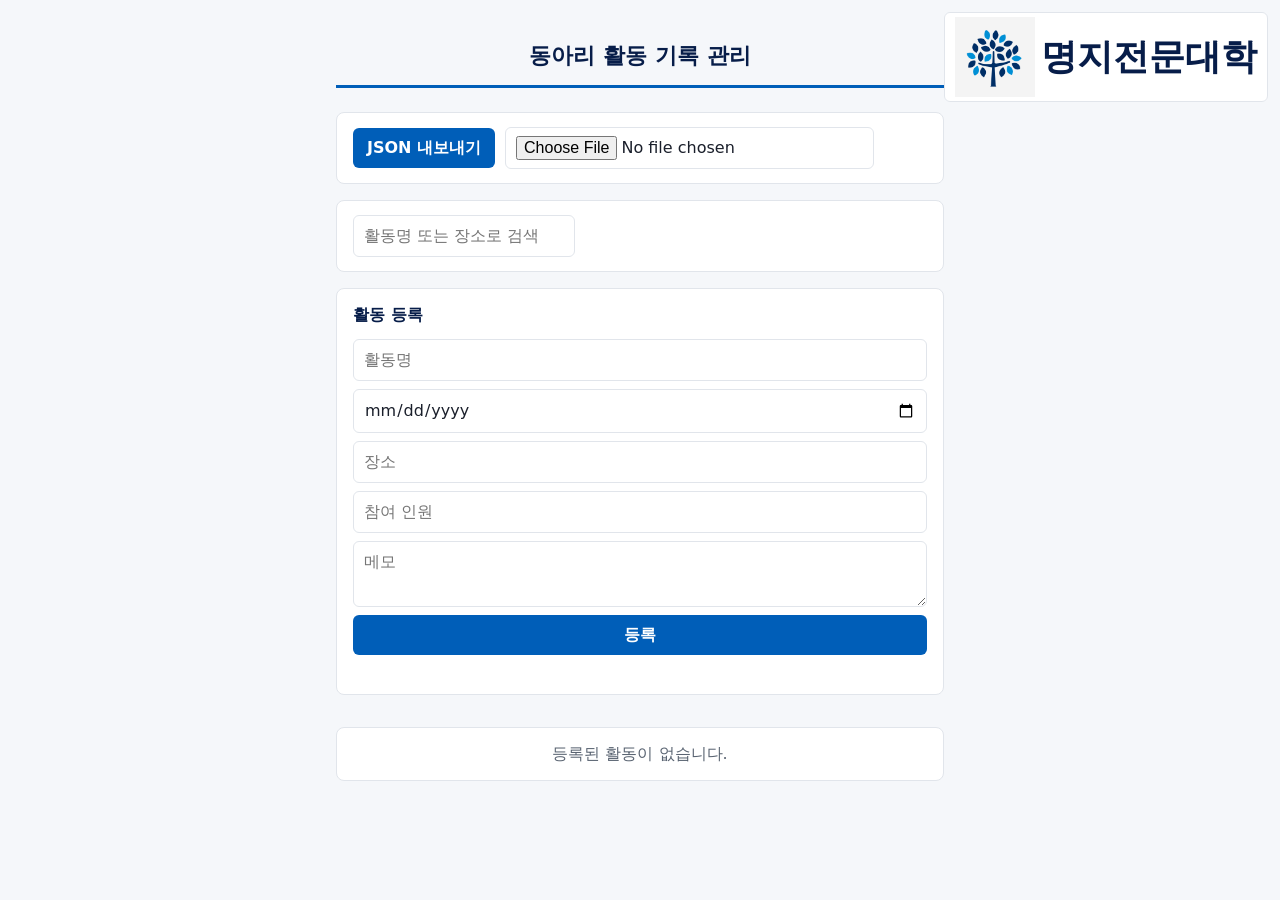
<file: index.html>
<!DOCTYPE html>
<html lang="ko">
<head>
  <meta charset="UTF-8">
  <meta name="viewport" content="width=device-width, initial-scale=1.0">
  <title>동아리 활동 기록 관리</title>
  <link rel="stylesheet" href="style.css">
</head>
<body>
  <div class="school-badge">
    <img src="assets/mjc-simbol.gif" alt="명지전문대학 심볼(나무 문양)">
    <span>명지전문대학</span>
  </div>

  <h1>동아리 활동 기록 관리</h1>

  <!-- 선택기능: JSON 내보내기/가져오기 (조영남 담당, features.js) -->
  <section id="io-section">
    <button id="export-btn">JSON 내보내기</button>
    <input type="file" id="import-input" accept="application/json">
  </section>

  <!-- 선택기능: 키워드 검색 (조영남 담당, features.js) -->
  <section id="search-section">
    <input type="text" id="search-input" placeholder="활동명 또는 장소로 검색">
  </section>

  <!-- 필수기능: 활동 등록 (임채호 담당, app.js) -->
  <section id="register-section">
    <h2>활동 등록</h2>
    <form id="register-form">
      <input type="text" id="title-input" placeholder="활동명" required>
      <input type="date" id="date-input" required>
      <input type="text" id="place-input" placeholder="장소">
      <input type="number" id="member-count-input" placeholder="참여 인원" min="1" step="1">
      <textarea id="memo-input" placeholder="메모"></textarea>
      <button type="submit">등록</button>
      <p id="register-error"></p>
    </form>
  </section>

  <!-- 필수기능: 활동 목록 조회/삭제 (임채호 담당, app.js) -->
  <section id="list-section">
  </section>

  <script src="app.js"></script>
  <script src="features.js"></script>
</body>
</html>
</file>
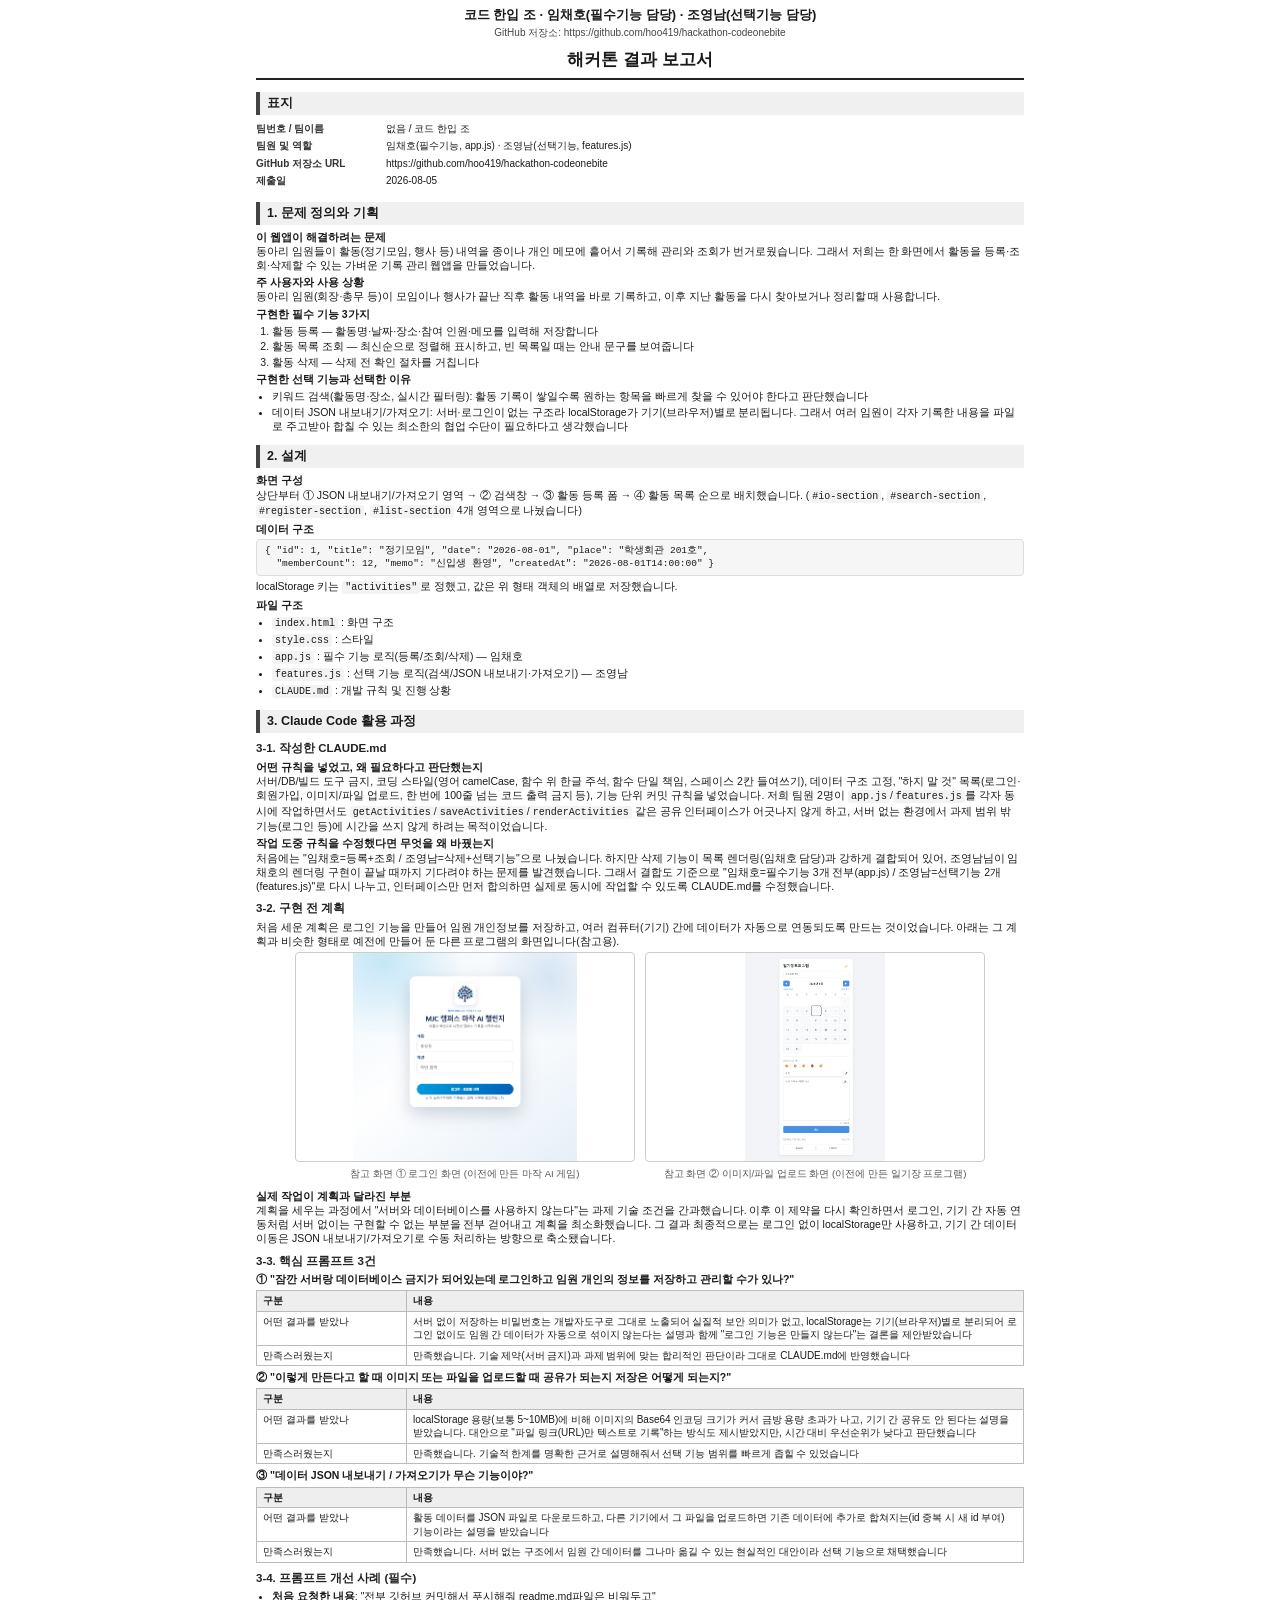
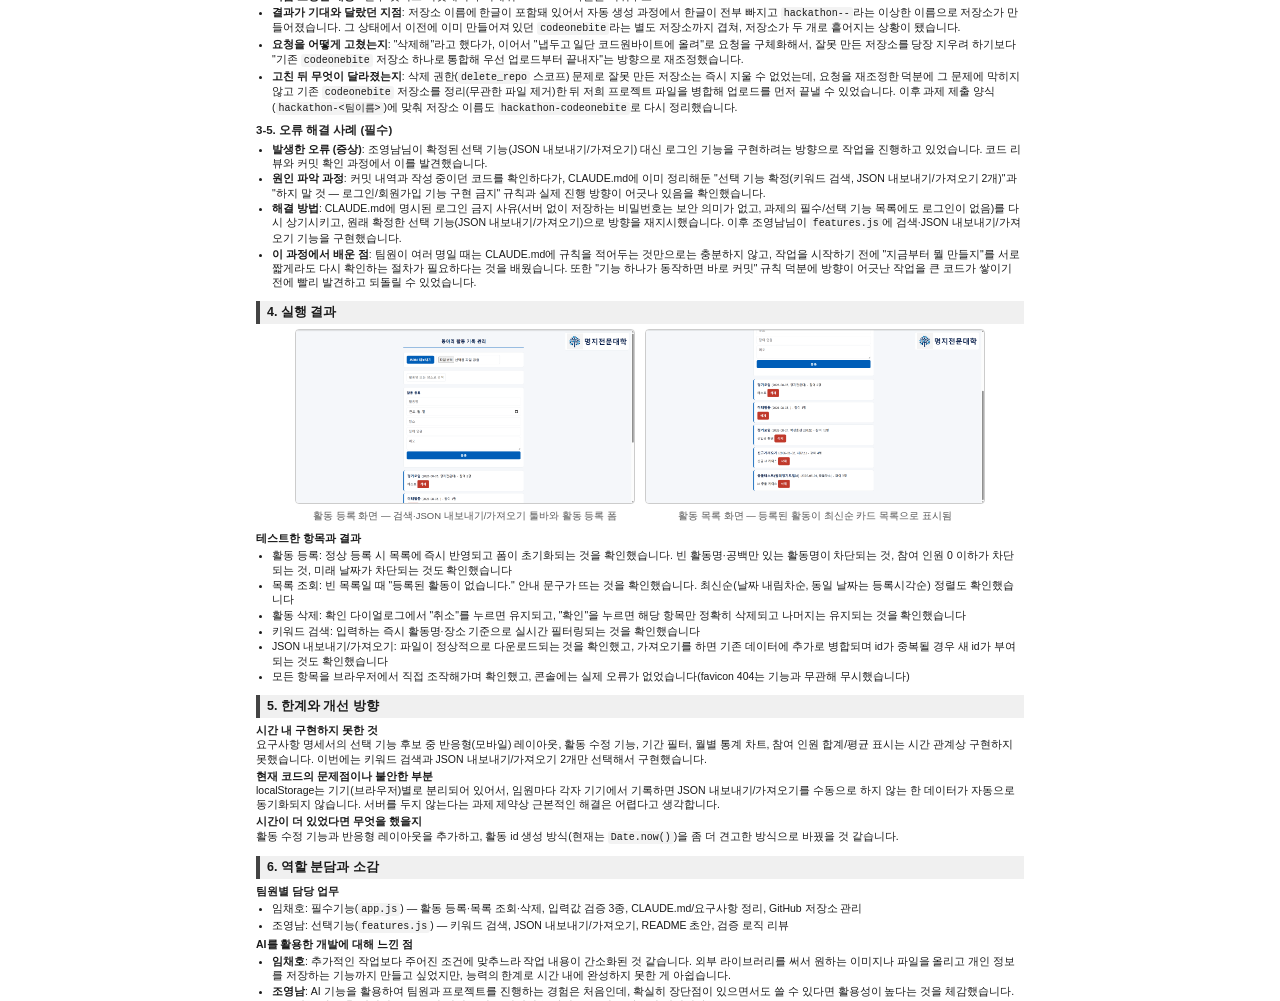
<file: 보고서.html>
<!DOCTYPE html>
<html lang="ko">
<head>
<meta charset="UTF-8">
<title>해커톤 결과 보고서 - 코드한입조</title>
<style>
  @page { size: A4; margin: 12mm 14mm; }
  * { box-sizing: border-box; }
  body {
    font-family: "맑은 고딕", "Malgun Gothic", "Apple SD Gothic Neo", sans-serif;
    color: #1a1a1a;
    line-height: 1.35;
    font-size: 10.5px;
    max-width: 780px;
    margin: 0 auto;
    padding: 6px;
  }
  .masthead {
    text-align: center;
    margin-bottom: 10px;
  }
  .masthead .line1 { font-size: 13px; font-weight: 700; }
  .masthead .line2 { font-size: 10px; color: #444; margin-top: 2px; }
  h1 {
    font-size: 17px;
    text-align: center;
    margin: 4px 0 10px;
    border-bottom: 2.5px solid #222;
    padding-bottom: 6px;
  }
  h2 {
    font-size: 12.5px;
    margin: 12px 0 5px;
    padding: 3px 7px;
    background: #f0f0f0;
    border-left: 4px solid #444;
    page-break-after: avoid;
  }
  h3 {
    font-size: 11.5px;
    margin: 8px 0 3px;
    color: #222;
    page-break-after: avoid;
  }
  p { margin: 3px 0; }
  ul, ol { margin: 3px 0; padding-left: 16px; }
  li { margin: 1.5px 0; }
  strong { font-weight: 700; }
  code {
    font-family: Consolas, monospace;
    background: #f3f3f3;
    padding: 1px 3px;
    border-radius: 3px;
    font-size: 10px;
  }
  pre {
    background: #f6f6f6;
    border: 1px solid #ddd;
    border-radius: 4px;
    padding: 5px 8px;
    font-size: 9.5px;
    overflow-x: auto;
    margin: 3px 0;
  }
  table {
    width: 100%;
    border-collapse: collapse;
    margin: 4px 0;
    font-size: 10px;
  }
  th, td {
    border: 1px solid #bbb;
    padding: 3px 6px;
    text-align: left;
    vertical-align: top;
  }
  th { background: #eee; }
  .cover-table td { border: none; padding: 2px 0; }
  .cover-table td.label { width: 130px; font-weight: 700; color: #333; }
  .placeholder {
    border: 1.5px dashed #999;
    background: #fafafa;
    color: #777;
    padding: 5px 10px;
    border-radius: 4px;
    font-size: 10px;
    margin: 3px 0;
  }
  hr { border: none; border-top: 1px solid #ccc; margin: 8px 0; }
  .section { page-break-inside: avoid; }
  .shot-row { display: flex; gap: 10px; justify-content: center; margin: 4px 0 8px; flex-wrap: wrap; }
  .shot-row figure { margin: 0; text-align: center; flex: 1 1 0; min-width: 160px; max-width: 340px; }
  .shot-row img { width: 100%; max-height: 210px; object-fit: contain; border: 1px solid #ccc; border-radius: 4px; background: #fff; }
  .shot-row figcaption { font-size: 9.5px; color: #555; margin-top: 3px; }
</style>
</head>
<body>

<div class="masthead">
  <div class="line1">코드 한입 조 · 임채호(필수기능 담당) · 조영남(선택기능 담당)</div>
  <div class="line2">GitHub 저장소: https://github.com/hoo419/hackathon-codeonebite</div>
</div>

<h1>해커톤 결과 보고서</h1>

<h2>표지</h2>
<table class="cover-table">
  <tr><td class="label">팀번호 / 팀이름</td><td>없음 / 코드 한입 조</td></tr>
  <tr><td class="label">팀원 및 역할</td><td>임채호(필수기능, app.js) · 조영남(선택기능, features.js)</td></tr>
  <tr><td class="label">GitHub 저장소 URL</td><td>https://github.com/hoo419/hackathon-codeonebite</td></tr>
  <tr><td class="label">제출일</td><td>2026-08-05</td></tr>
</table>

<h2>1. 문제 정의와 기획</h2>
<p><strong>이 웹앱이 해결하려는 문제</strong><br>
동아리 임원들이 활동(정기모임, 행사 등) 내역을 종이나 개인 메모에 흩어서 기록해 관리와 조회가 번거로웠습니다. 그래서 저희는 한 화면에서 활동을 등록·조회·삭제할 수 있는 가벼운 기록 관리 웹앱을 만들었습니다.</p>
<p><strong>주 사용자와 사용 상황</strong><br>
동아리 임원(회장·총무 등)이 모임이나 행사가 끝난 직후 활동 내역을 바로 기록하고, 이후 지난 활동을 다시 찾아보거나 정리할 때 사용합니다.</p>
<p><strong>구현한 필수 기능 3가지</strong></p>
<ol>
  <li>활동 등록 — 활동명·날짜·장소·참여 인원·메모를 입력해 저장합니다</li>
  <li>활동 목록 조회 — 최신순으로 정렬해 표시하고, 빈 목록일 때는 안내 문구를 보여줍니다</li>
  <li>활동 삭제 — 삭제 전 확인 절차를 거칩니다</li>
</ol>
<p><strong>구현한 선택 기능과 선택한 이유</strong></p>
<ul>
  <li>키워드 검색(활동명·장소, 실시간 필터링): 활동 기록이 쌓일수록 원하는 항목을 빠르게 찾을 수 있어야 한다고 판단했습니다</li>
  <li>데이터 JSON 내보내기/가져오기: 서버·로그인이 없는 구조라 localStorage가 기기(브라우저)별로 분리됩니다. 그래서 여러 임원이 각자 기록한 내용을 파일로 주고받아 합칠 수 있는 최소한의 협업 수단이 필요하다고 생각했습니다</li>
</ul>

<h2>2. 설계</h2>
<p><strong>화면 구성</strong><br>
상단부터 ① JSON 내보내기/가져오기 영역 → ② 검색창 → ③ 활동 등록 폼 → ④ 활동 목록 순으로 배치했습니다.
(<code>#io-section</code>, <code>#search-section</code>, <code>#register-section</code>, <code>#list-section</code> 4개 영역으로 나눴습니다)</p>
<p><strong>데이터 구조</strong></p>
<pre>{ "id": 1, "title": "정기모임", "date": "2026-08-01", "place": "학생회관 201호",
  "memberCount": 12, "memo": "신입생 환영", "createdAt": "2026-08-01T14:00:00" }</pre>
<p>localStorage 키는 <code>"activities"</code>로 정했고, 값은 위 형태 객체의 배열로 저장했습니다.</p>
<p><strong>파일 구조</strong></p>
<ul>
  <li><code>index.html</code> : 화면 구조</li>
  <li><code>style.css</code> : 스타일</li>
  <li><code>app.js</code> : 필수 기능 로직(등록/조회/삭제) — 임채호</li>
  <li><code>features.js</code> : 선택 기능 로직(검색/JSON 내보내기·가져오기) — 조영남</li>
  <li><code>CLAUDE.md</code> : 개발 규칙 및 진행 상황</li>
</ul>

<h2>3. Claude Code 활용 과정</h2>

<h3>3-1. 작성한 CLAUDE.md</h3>
<p><strong>어떤 규칙을 넣었고, 왜 필요하다고 판단했는지</strong><br>
서버/DB/빌드 도구 금지, 코딩 스타일(영어 camelCase, 함수 위 한글 주석, 함수 단일 책임, 스페이스 2칸 들여쓰기), 데이터 구조 고정, "하지 말 것" 목록(로그인·회원가입, 이미지/파일 업로드, 한 번에 100줄 넘는 코드 출력 금지 등), 기능 단위 커밋 규칙을 넣었습니다.
저희 팀원 2명이 <code>app.js</code>/<code>features.js</code>를 각자 동시에 작업하면서도 <code>getActivities</code>/<code>saveActivities</code>/<code>renderActivities</code> 같은 공유 인터페이스가 어긋나지 않게 하고, 서버 없는 환경에서 과제 범위 밖 기능(로그인 등)에 시간을 쓰지 않게 하려는 목적이었습니다.</p>
<p><strong>작업 도중 규칙을 수정했다면 무엇을 왜 바꿨는지</strong><br>
처음에는 "임채호=등록+조회 / 조영남=삭제+선택기능"으로 나눴습니다. 하지만 삭제 기능이 목록 렌더링(임채호 담당)과 강하게 결합되어 있어, 조영남님이 임채호의 렌더링 구현이 끝날 때까지 기다려야 하는 문제를 발견했습니다. 그래서 결합도 기준으로 "임채호=필수기능 3개 전부(app.js) / 조영남=선택기능 2개(features.js)"로 다시 나누고, 인터페이스만 먼저 합의하면 실제로 동시에 작업할 수 있도록 CLAUDE.md를 수정했습니다.</p>

<h3>3-2. 구현 전 계획</h3>
<p>처음 세운 계획은 로그인 기능을 만들어 임원 개인정보를 저장하고, 여러 컴퓨터(기기) 간에 데이터가 자동으로 연동되도록 만드는 것이었습니다. 아래는 그 계획과 비슷한 형태로 예전에 만들어 둔 다른 프로그램의 화면입니다(참고용).</p>
<div class="shot-row">
  <figure>
    <img src="assets/screenshots/plan-ref-login-mahjong.png" alt="로그인 화면 참고">
    <figcaption>참고 화면 ① 로그인 화면 (이전에 만든 마작 AI 게임)</figcaption>
  </figure>
  <figure>
    <img src="assets/screenshots/plan-ref-imageupload-diary.png" alt="이미지 업로드 화면 참고">
    <figcaption>참고 화면 ② 이미지/파일 업로드 화면 (이전에 만든 일기장 프로그램)</figcaption>
  </figure>
</div>
<p><strong>실제 작업이 계획과 달라진 부분</strong><br>
계획을 세우는 과정에서 "서버와 데이터베이스를 사용하지 않는다"는 과제 기술 조건을 간과했습니다. 이후 이 제약을 다시 확인하면서 로그인, 기기 간 자동 연동처럼 서버 없이는 구현할 수 없는 부분을 전부 걷어내고 계획을 최소화했습니다. 그 결과 최종적으로는 로그인 없이 localStorage만 사용하고, 기기 간 데이터 이동은 JSON 내보내기/가져오기로 수동 처리하는 방향으로 축소됐습니다.</p>

<h3>3-3. 핵심 프롬프트 3건</h3>

<p><strong>① "잠깐 서버랑 데이터베이스 금지가 되어있는데 로그인하고 임원 개인의 정보를 저장하고 관리할 수가 있나?"</strong></p>
<table>
  <tr><th style="width:150px;">구분</th><th>내용</th></tr>
  <tr><td>어떤 결과를 받았나</td><td>서버 없이 저장하는 비밀번호는 개발자도구로 그대로 노출되어 실질적 보안 의미가 없고, localStorage는 기기(브라우저)별로 분리되어 로그인 없이도 임원 간 데이터가 자동으로 섞이지 않는다는 설명과 함께 "로그인 기능은 만들지 않는다"는 결론을 제안받았습니다</td></tr>
  <tr><td>만족스러웠는지</td><td>만족했습니다. 기술 제약(서버 금지)과 과제 범위에 맞는 합리적인 판단이라 그대로 CLAUDE.md에 반영했습니다</td></tr>
</table>

<p><strong>② "이렇게 만든다고 할 때 이미지 또는 파일을 업로드할 때 공유가 되는지 저장은 어떻게 되는지?"</strong></p>
<table>
  <tr><th style="width:150px;">구분</th><th>내용</th></tr>
  <tr><td>어떤 결과를 받았나</td><td>localStorage 용량(보통 5~10MB)에 비해 이미지의 Base64 인코딩 크기가 커서 금방 용량 초과가 나고, 기기 간 공유도 안 된다는 설명을 받았습니다. 대안으로 "파일 링크(URL)만 텍스트로 기록"하는 방식도 제시받았지만, 시간 대비 우선순위가 낮다고 판단했습니다</td></tr>
  <tr><td>만족스러웠는지</td><td>만족했습니다. 기술적 한계를 명확한 근거로 설명해줘서 선택 기능 범위를 빠르게 좁힐 수 있었습니다</td></tr>
</table>

<p><strong>③ "데이터 JSON 내보내기 / 가져오기가 무슨 기능이야?"</strong></p>
<table>
  <tr><th style="width:150px;">구분</th><th>내용</th></tr>
  <tr><td>어떤 결과를 받았나</td><td>활동 데이터를 JSON 파일로 다운로드하고, 다른 기기에서 그 파일을 업로드하면 기존 데이터에 추가로 합쳐지는(id 중복 시 새 id 부여) 기능이라는 설명을 받았습니다</td></tr>
  <tr><td>만족스러웠는지</td><td>만족했습니다. 서버 없는 구조에서 임원 간 데이터를 그나마 옮길 수 있는 현실적인 대안이라 선택 기능으로 채택했습니다</td></tr>
</table>

<h3>3-4. 프롬프트 개선 사례 (필수)</h3>
<ul>
  <li><strong>처음 요청한 내용</strong>: "전부 깃허브 커밋해서 푸시해줘 readme.md파일은 비워두고"</li>
  <li><strong>결과가 기대와 달랐던 지점</strong>: 저장소 이름에 한글이 포함돼 있어서 자동 생성 과정에서 한글이 전부 빠지고 <code>hackathon--</code>라는 이상한 이름으로 저장소가 만들어졌습니다. 그 상태에서 이전에 이미 만들어져 있던 <code>codeonebite</code>라는 별도 저장소까지 겹쳐, 저장소가 두 개로 흩어지는 상황이 됐습니다.</li>
  <li><strong>요청을 어떻게 고쳤는지</strong>: "삭제해"라고 했다가, 이어서 "냅두고 일단 코드원바이트에 올려"로 요청을 구체화해서, 잘못 만든 저장소를 당장 지우려 하기보다 "기존 <code>codeonebite</code> 저장소 하나로 통합해 우선 업로드부터 끝내자"는 방향으로 재조정했습니다.</li>
  <li><strong>고친 뒤 무엇이 달라졌는지</strong>: 삭제 권한(<code>delete_repo</code> 스코프) 문제로 잘못 만든 저장소는 즉시 지울 수 없었는데, 요청을 재조정한 덕분에 그 문제에 막히지 않고 기존 <code>codeonebite</code> 저장소를 정리(무관한 파일 제거)한 뒤 저희 프로젝트 파일을 병합해 업로드를 먼저 끝낼 수 있었습니다. 이후 과제 제출 양식(<code>hackathon-&lt;팀이름&gt;</code>)에 맞춰 저장소 이름도 <code>hackathon-codeonebite</code>로 다시 정리했습니다.</li>
</ul>

<h3>3-5. 오류 해결 사례 (필수)</h3>
<ul>
  <li><strong>발생한 오류 (증상)</strong>: 조영남님이 확정된 선택 기능(JSON 내보내기/가져오기) 대신 로그인 기능을 구현하려는 방향으로 작업을 진행하고 있었습니다. 코드 리뷰와 커밋 확인 과정에서 이를 발견했습니다.</li>
  <li><strong>원인 파악 과정</strong>: 커밋 내역과 작성 중이던 코드를 확인하다가, CLAUDE.md에 이미 정리해둔 "선택 기능 확정(키워드 검색, JSON 내보내기/가져오기 2개)"과 "하지 말 것 — 로그인/회원가입 기능 구현 금지" 규칙과 실제 진행 방향이 어긋나 있음을 확인했습니다.</li>
  <li><strong>해결 방법</strong>: CLAUDE.md에 명시된 로그인 금지 사유(서버 없이 저장하는 비밀번호는 보안 의미가 없고, 과제의 필수/선택 기능 목록에도 로그인이 없음)를 다시 상기시키고, 원래 확정한 선택 기능(JSON 내보내기/가져오기)으로 방향을 재지시했습니다. 이후 조영남님이 <code>features.js</code>에 검색·JSON 내보내기/가져오기 기능을 구현했습니다.</li>
  <li><strong>이 과정에서 배운 점</strong>: 팀원이 여러 명일 때는 CLAUDE.md에 규칙을 적어두는 것만으로는 충분하지 않고, 작업을 시작하기 전에 "지금부터 뭘 만들지"를 서로 짧게라도 다시 확인하는 절차가 필요하다는 것을 배웠습니다. 또한 "기능 하나가 동작하면 바로 커밋" 규칙 덕분에 방향이 어긋난 작업을 큰 코드가 쌓이기 전에 빨리 발견하고 되돌릴 수 있었습니다.</li>
</ul>

<h2>4. 실행 결과</h2>
<div class="shot-row">
  <figure>
    <img src="assets/screenshots/register-form.png" alt="활동 등록 화면">
    <figcaption>활동 등록 화면 — 검색·JSON 내보내기/가져오기 툴바와 활동 등록 폼</figcaption>
  </figure>
  <figure>
    <img src="assets/screenshots/activity-list.png" alt="활동 목록 화면">
    <figcaption>활동 목록 화면 — 등록된 활동이 최신순 카드 목록으로 표시됨</figcaption>
  </figure>
</div>
<p><strong>테스트한 항목과 결과</strong></p>
<ul>
  <li>활동 등록: 정상 등록 시 목록에 즉시 반영되고 폼이 초기화되는 것을 확인했습니다. 빈 활동명·공백만 있는 활동명이 차단되는 것, 참여 인원 0 이하가 차단되는 것, 미래 날짜가 차단되는 것도 확인했습니다</li>
  <li>목록 조회: 빈 목록일 때 "등록된 활동이 없습니다." 안내 문구가 뜨는 것을 확인했습니다. 최신순(날짜 내림차순, 동일 날짜는 등록시각순) 정렬도 확인했습니다</li>
  <li>활동 삭제: 확인 다이얼로그에서 "취소"를 누르면 유지되고, "확인"을 누르면 해당 항목만 정확히 삭제되고 나머지는 유지되는 것을 확인했습니다</li>
  <li>키워드 검색: 입력하는 즉시 활동명·장소 기준으로 실시간 필터링되는 것을 확인했습니다</li>
  <li>JSON 내보내기/가져오기: 파일이 정상적으로 다운로드되는 것을 확인했고, 가져오기를 하면 기존 데이터에 추가로 병합되며 id가 중복될 경우 새 id가 부여되는 것도 확인했습니다</li>
  <li>모든 항목을 브라우저에서 직접 조작해가며 확인했고, 콘솔에는 실제 오류가 없었습니다(favicon 404는 기능과 무관해 무시했습니다)</li>
</ul>

<h2>5. 한계와 개선 방향</h2>
<p><strong>시간 내 구현하지 못한 것</strong><br>
요구사항 명세서의 선택 기능 후보 중 반응형(모바일) 레이아웃, 활동 수정 기능, 기간 필터, 월별 통계 차트, 참여 인원 합계/평균 표시는 시간 관계상 구현하지 못했습니다. 이번에는 키워드 검색과 JSON 내보내기/가져오기 2개만 선택해서 구현했습니다.</p>
<p><strong>현재 코드의 문제점이나 불안한 부분</strong><br>
localStorage는 기기(브라우저)별로 분리되어 있어서, 임원마다 각자 기기에서 기록하면 JSON 내보내기/가져오기를 수동으로 하지 않는 한 데이터가 자동으로 동기화되지 않습니다. 서버를 두지 않는다는 과제 제약상 근본적인 해결은 어렵다고 생각합니다.</p>
<p><strong>시간이 더 있었다면 무엇을 했을지</strong><br>
활동 수정 기능과 반응형 레이아웃을 추가하고, 활동 id 생성 방식(현재는 <code>Date.now()</code>)을 좀 더 견고한 방식으로 바꿨을 것 같습니다.</p>

<h2>6. 역할 분담과 소감</h2>
<p><strong>팀원별 담당 업무</strong></p>
<ul>
  <li>임채호: 필수기능(<code>app.js</code>) — 활동 등록·목록 조회·삭제, 입력값 검증 3종, CLAUDE.md/요구사항 정리, GitHub 저장소 관리</li>
  <li>조영남: 선택기능(<code>features.js</code>) — 키워드 검색, JSON 내보내기/가져오기, README 초안, 검증 로직 리뷰</li>
</ul>
<p><strong>AI를 활용한 개발에 대해 느낀 점</strong></p>
<ul>
  <li><strong>임채호</strong>: 추가적인 작업보다 주어진 조건에 맞추느라 작업 내용이 간소화된 것 같습니다. 외부 라이브러리를 써서 원하는 이미지나 파일을 올리고 개인 정보를 저장하는 기능까지 만들고 싶었지만, 능력의 한계로 시간 내에 완성하지 못한 게 아쉽습니다.</li>
  <li><strong>조영남</strong>: AI 기능을 활용하여 팀원과 프로젝트를 진행하는 경험은 처음인데, 확실히 장단점이 있으면서도 쓸 수 있다면 활용성이 높다는 것을 체감했습니다. 프로젝트 완료 후 개인적으로 좀 더 신경 쓰이는 디테일을 마저 보고 싶은 마음이 생깁니다.</li>
</ul>

</body>
</html>
</file>
<file: style.css>
/* 디자인 컨셉: 명지전문대 심볼 컬러 기반의 깔끔한 화이트 테마 */

* {
  box-sizing: border-box;
}

:root {
  --mjc-dark: #071d49;
  --mjc-blue: #005eb8;
  --bg: #f5f7fa;
  --surface: #ffffff;
  --border: #e1e5eb;
  --text: #1a1f2b;
  --text-muted: #5a6472;
  --danger: #c0392b;
}

body {
  font-family: system-ui, -apple-system, "Malgun Gothic", sans-serif;
  background: var(--bg);
  color: var(--text);
  max-width: 640px;
  margin: 0 auto;
  padding: 24px 16px 48px;
  line-height: 1.5;
}

h1 {
  font-size: 1.4rem;
  font-weight: 700;
  text-align: center;
  color: var(--mjc-dark);
  margin-bottom: 24px;
  padding-bottom: 12px;
  border-bottom: 3px solid var(--mjc-blue);
}

h2 {
  font-size: 1rem;
  font-weight: 600;
  margin: 0 0 12px;
  color: var(--mjc-dark);
}

section {
  margin-bottom: 16px;
}

#io-section,
#search-section,
#register-section,
#list-section li {
  background: var(--surface);
  border: 1px solid var(--border);
  border-radius: 8px;
  padding: 14px 16px;
}

#io-section,
#search-section {
  display: flex;
  align-items: center;
  gap: 10px;
}

#register-form {
  display: flex;
  flex-direction: column;
  gap: 8px;
}

input,
textarea,
button {
  font: inherit;
}

input,
textarea {
  border: 1px solid var(--border);
  border-radius: 6px;
  padding: 8px 10px;
  background: var(--surface);
  color: var(--text);
}

textarea {
  resize: vertical;
  min-height: 48px;
}

button {
  cursor: pointer;
  border: none;
  border-radius: 6px;
  padding: 8px 14px;
  background: var(--mjc-blue);
  color: #ffffff;
  font-weight: 600;
  transition: background 0.15s ease;
}

button:hover {
  background: var(--mjc-dark);
}

#register-error {
  color: var(--danger);
  font-size: 0.9rem;
  margin: 0;
  min-height: 1.2em;
}

#list-section {
  display: flex;
  flex-direction: column;
  gap: 10px;
}

#list-section ul {
  list-style: none;
  margin: 0;
  padding: 0;
  display: flex;
  flex-direction: column;
  gap: 10px;
}

#list-section li {
  font-size: 0.95rem;
  line-height: 1.6;
  border-left: 4px solid var(--mjc-blue);
}

#list-section li strong {
  font-size: 1.05rem;
  color: var(--mjc-dark);
}

.delete-btn {
  margin-top: 8px;
  background: var(--danger);
}

.delete-btn:hover {
  background: #962f22;
}

#list-section > p {
  background: var(--surface);
  border: 1px solid var(--border);
  border-radius: 8px;
  padding: 14px 16px;
  text-align: center;
  color: var(--text-muted);
}

:focus-visible {
  outline: 2px solid var(--mjc-blue);
  outline-offset: 2px;
}

.school-badge {
  position: fixed;
  top: 12px;
  right: 12px;
  display: flex;
  align-items: center;
  gap: 6px;
  background: var(--surface);
  border: 1px solid var(--border);
  border-radius: 6px;
  padding: 4px 10px;
  font-weight: 600;
  color: var(--mjc-dark);
  z-index: 10;
}

.school-badge img {
  width: 80px;
  height: 80px;
}

.school-badge span {
  font-size: 2.25rem;
}
</file>
